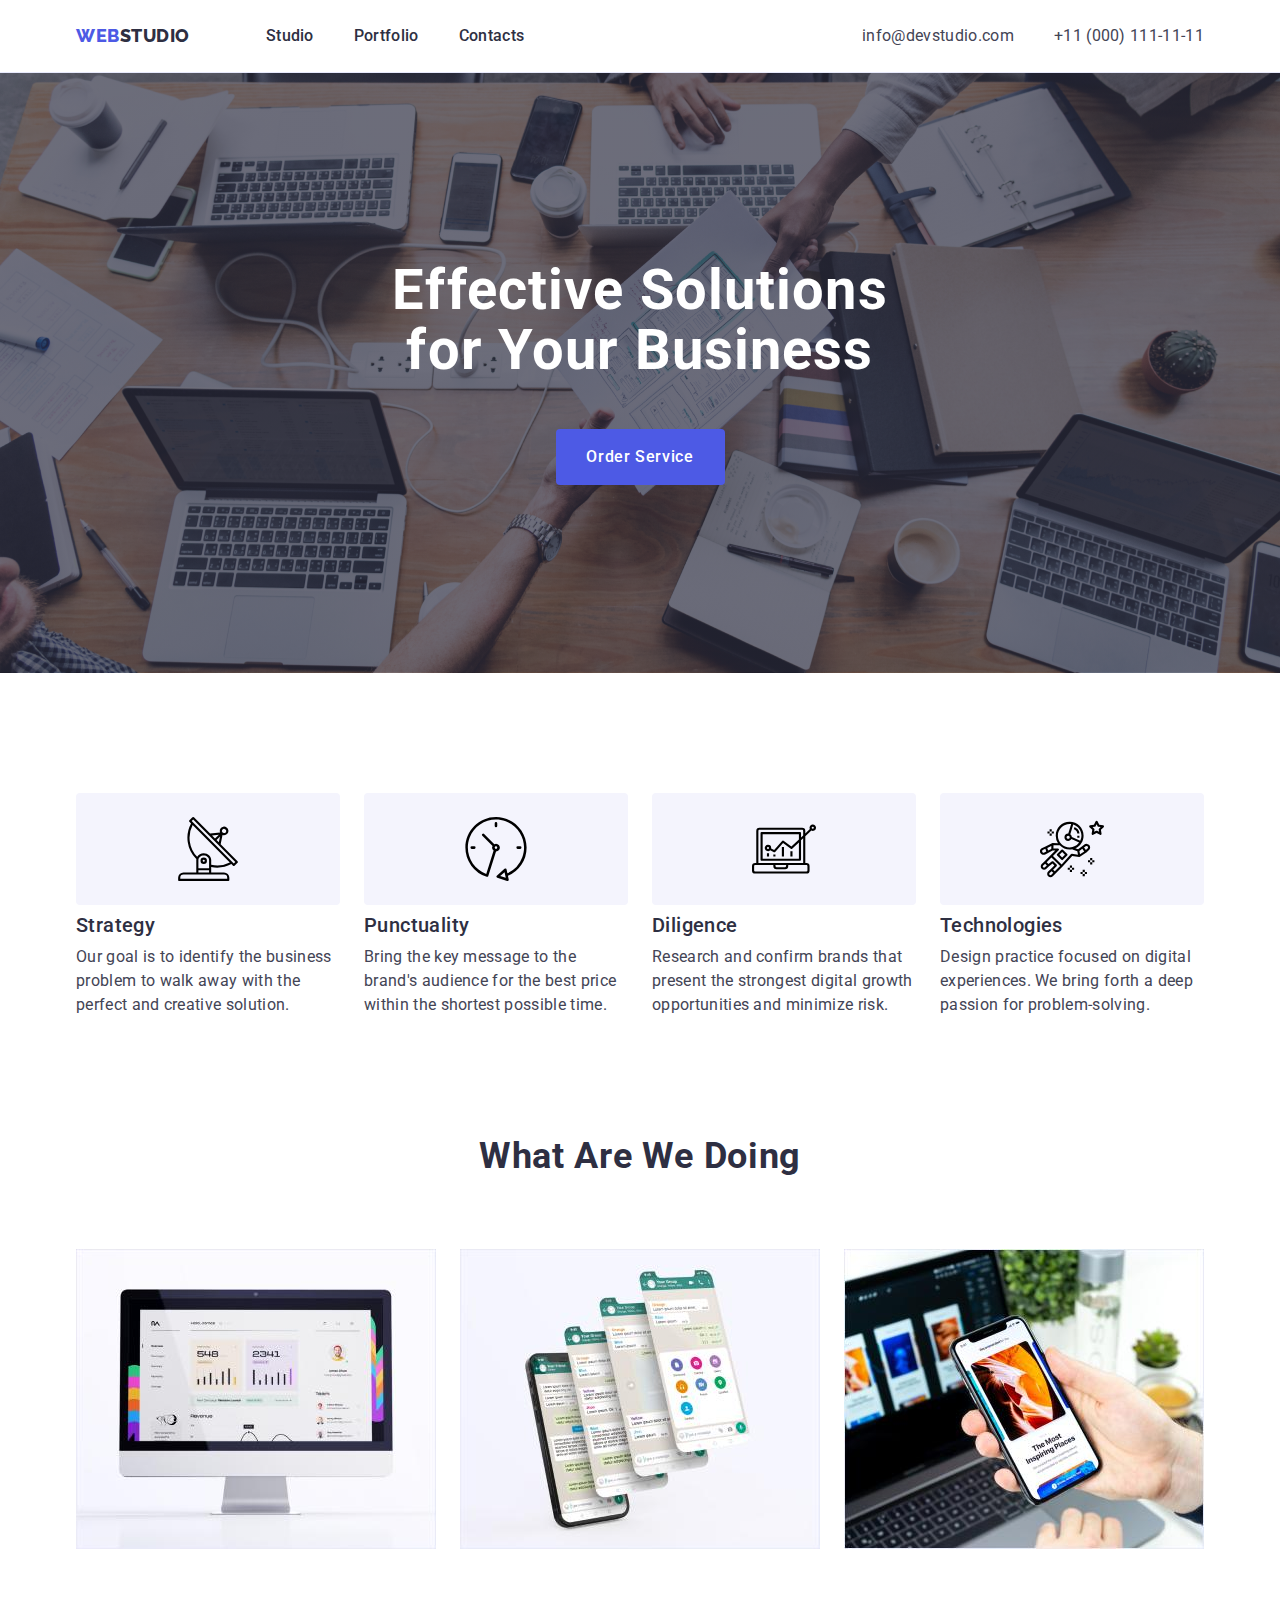
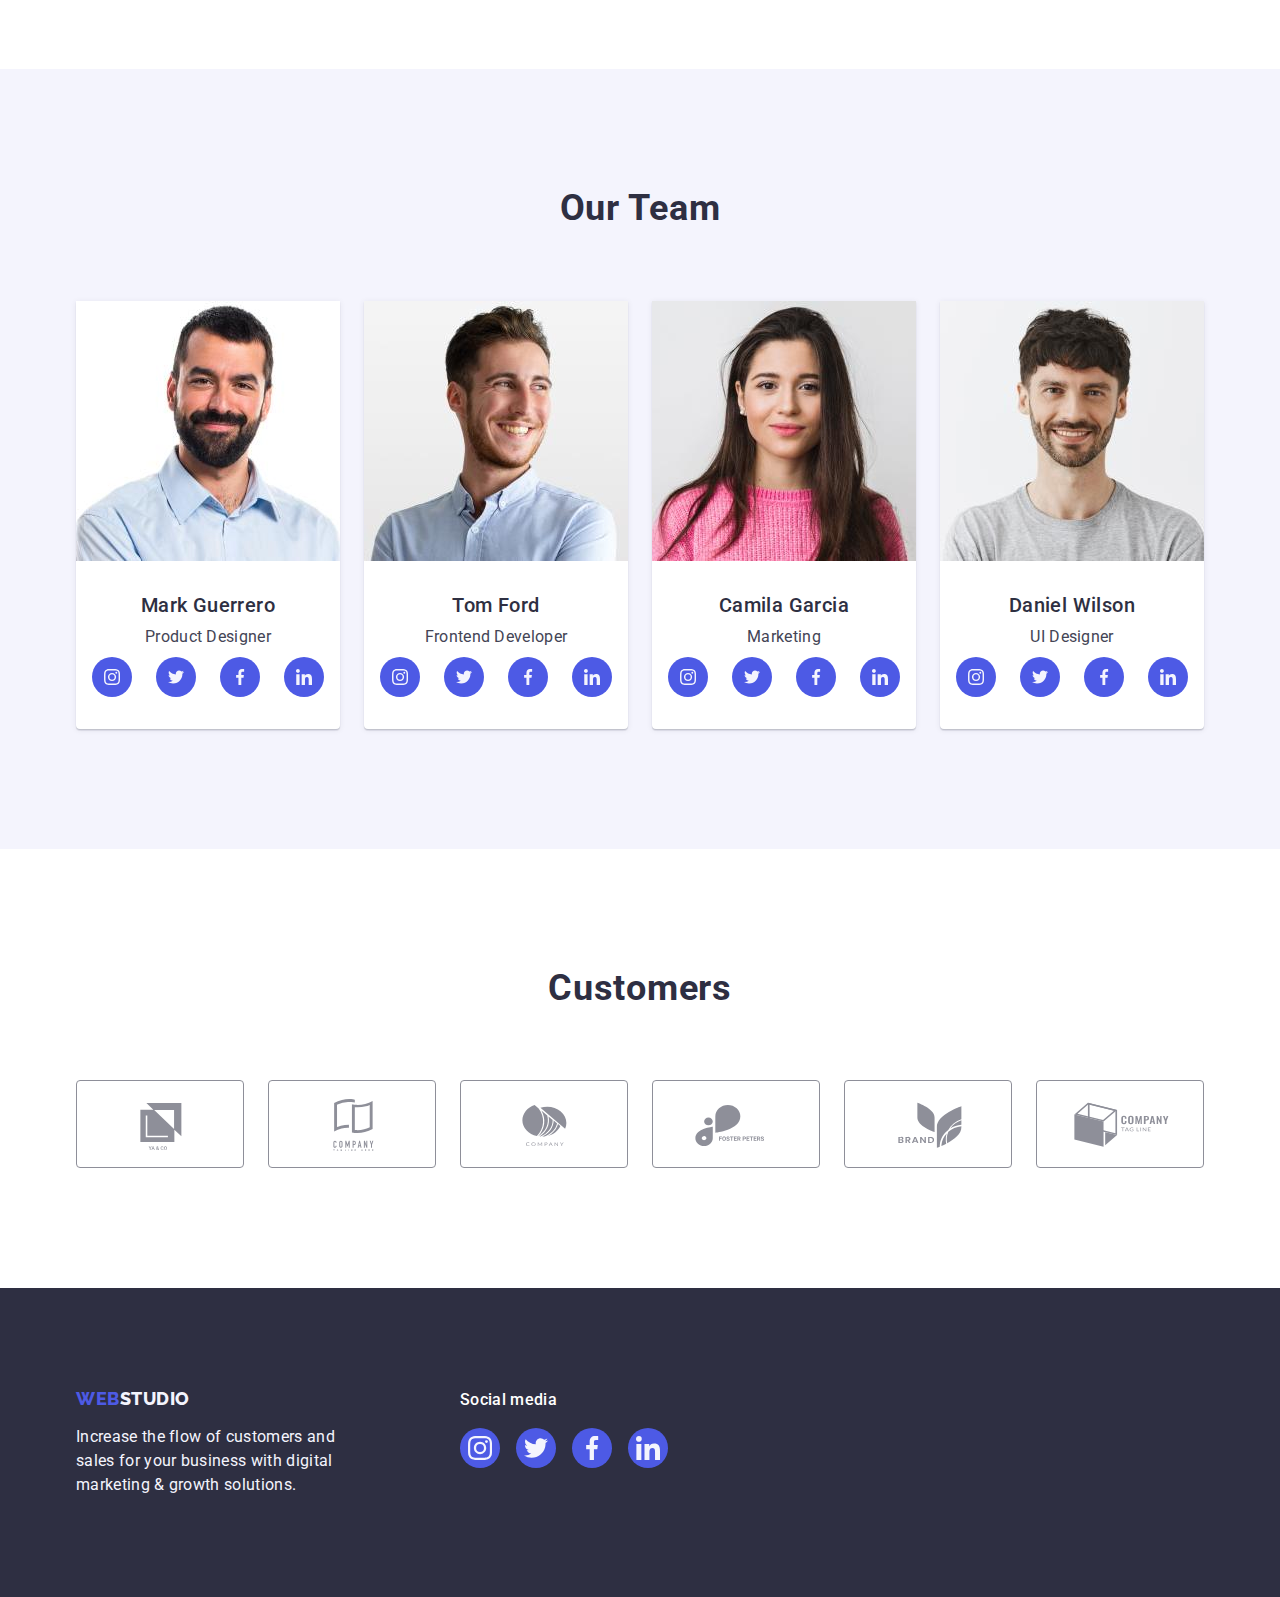
<file: index.html>
<!DOCTYPE html>
<html lang="en">
  <head>
    <meta charset="UTF-8" />
    <meta http-equiv="X-UA-Compatible" content="IE=edge" />
    <meta name="viewport" content="width=device-width, initial-scale=1.0" />
    <title>Main Page</title>
    <link rel="preconnect" href="https://fonts.googleapis.com" />
    <link rel="preconnect" href="https://fonts.gstatic.com" crossorigin />
    <link
      href="https://fonts.googleapis.com/css2?family=Raleway:wght@800&family=Roboto:wght@400;500;700;900&display=swap"
      rel="stylesheet"
    />
    <link
      rel="stylesheet"
      href="https://cdnjs.cloudflare.com/ajax/libs/modern-normalize/1.1.0/modern-normalize.min.css"
    />
    <link rel="stylesheet" href="./css/styles.css" />
  </head>
  <body>
    <header class="page-header">
      <div class="container page-header-container">
        <nav class="nav-header">
          <a class="logo link logo-header" href="./index.html"
            >Web<span class="part-logo">Studio</span></a
          >
          <ul class="menu list">
            <li class="menu-item">
              <a class="menu-link link" href="./index.html">Studio</a>
            </li>
            <li class="menu-item">
              <a class="menu-link link" href="./portfolio.html">Portfolio</a>
            </li>
            <li class="menu-item">
              <a class="menu-link link" href="">Contacts</a>
            </li>
          </ul>
        </nav>
        <address class="contacts">
          <ul class="contact-information list">
            <li class="contact-information-item">
              <a
                class="contact-information-link link"
                href="mailto:info@devstudio.com"
                >info@devstudio.com</a
              >
            </li>
            <li class="contact-information-item">
              <a class="contact-information-link link" href="tel:+110001111111"
                >+11 (000) 111-11-11</a
              >
            </li>
          </ul>
        </address>
      </div>
    </header>
    <main>
      <section class="hero hero-container">
        <div class="container">
          <h1 class="hero-title">Effective Solutions for Your Business</h1>
          <button class="btn-order" type="button">Order Service</button>
        </div>
      </section>
      <section class="feautures section">
        <div class="container">
          <h2 class="feautures-tittle-main visually-hidden">Features</h2>
          <ul class="feautures-list list">
            <li class="feautures-item">
              <div class="feautures-icon-container">
                <svg
                  class="feautures-icon feautures-icon-antenna"
                  aria-label="icon-antenna"
                  width="64"
                  height="64"
                >
                  <use href="./images/icons.svg#icon-antenna"></use>
                </svg>
              </div>
              <h3 class="feautures-tittle">Strategy</h3>
              <p class="feautures-text">
                Our goal is to identify the business problem to walk away with
                the perfect and creative solution.
              </p>
            </li>
            <li class="feautures-item">
              <div class="feautures-icon-container">
                <svg
                  class="feautures-icon feautures-icon-clock"
                  aria-label="icon-astronaut"
                  width="64"
                  height="64"
                >
                  <use href="./images/icons.svg#icon-clock"></use>
                </svg>
              </div>
              <h3 class="feautures-tittle">Punctuality</h3>
              <p class="feautures-text">
                Bring the key message to the brand's audience for the best price
                within the shortest possible time.
              </p>
            </li>
            <li class="feautures-item">
              <div class="feautures-icon-container">
                <svg
                  class="feautures-icon feautures-icon-diagram"
                  aria-label="icon-clock"
                  width="64"
                  height="64"
                >
                  <use href="./images/icons.svg#icon-diagram"></use>
                </svg>
              </div>
              <h3 class="feautures-tittle">Diligence</h3>
              <p class="feautures-text">
                Research and confirm brands that present the strongest digital
                growth opportunities and minimize risk.
              </p>
            </li>
            <li class="feautures-item">
              <div class="feautures-icon-container">
                <svg
                  class="feautures-icon feautures-icon-astronaut"
                  aria-label="icon-diagram"
                  width="64"
                  height="64"
                >
                  <use href="./images/icons.svg#icon-astronaut"></use>
                </svg>
              </div>
              <h3 class="feautures-tittle">Technologies</h3>
              <p class="feautures-text">
                Design practice focused on digital experiences. We bring forth a
                deep passion for problem-solving.
              </p>
            </li>
          </ul>
        </div>
      </section>
      <section class="activity">
        <div class="container">
          <h2 class="activity-tittle">What are we doing</h2>
          <ul class="activity-list list">
            <li class="activity-item">
              <img
                class="activity-img"
                src="./images/img1.jpg"
                alt="Gray monobloc"
                width="360"
              />
            </li>
            <li class="activity-item">
              <img
                class="activity-img"
                src="./images/img2.jpg"
                alt="Phone mockup"
                width="360"
              />
            </li>
            <li class="activity-item">
              <img
                class="activity-img"
                src="./images/img3.jpg"
                alt="Apple phone in hand"
                width="360"
              />
            </li>
          </ul>
        </div>
      </section>
      <section class="team section">
        <div class="container team-container">
          <h2 class="team-tittle">Our Team</h2>
          <ul class="team-list list">
            <li class="team-item">
              <img
                class="team-img"
                src="./images/img4.jpg"
                alt="Mark Guerrero"
                width="264"
              />
              <div class="team-text">
                <h3 class="team-member">Mark Guerrero</h3>
                <p class="team-member-position">Product Designer</p>
                <ul class="social-list list">
                  <li class="social-list-item">
                    <a href="" class="social-link">
                      <svg
                        class="social-icon"
                        aria-label="icon instagram"
                        width="16"
                        height="16"
                      >
                        <use href="./images/icons.svg#icon-instagram"></use>
                      </svg>
                    </a>
                  </li>
                  <li class="social-list-item">
                    <a href="" class="social-link">
                      <svg
                        class="social-icon"
                        aria-label="icon twitter"
                        width="16"
                        height="16"
                      >
                        <use href="./images/icons.svg#icon-twitter"></use>
                      </svg>
                    </a>
                  </li>
                  <li class="social-list-item">
                    <a href="" class="social-link">
                      <svg
                        class="social-icon"
                        aria-label="icon facebook"
                        width="16"
                        height="16"
                      >
                        <use href="./images/icons.svg#icon-facebook"></use>
                      </svg>
                    </a>
                  </li>
                  <li class="social-list-item">
                    <a href="" class="social-link">
                      <svg
                        class="social-icon"
                        aria-label="icon linkedin"
                        width="16"
                        height="16"
                      >
                        <use href="./images/icons.svg#icon-linkedin"></use>
                      </svg>
                    </a>
                  </li>
                </ul>
              </div>
            </li>
            <li class="team-item">
              <img
                class="team-img"
                src="./images/img5.jpg"
                alt="Tom Ford"
                width="264"
              />
              <div class="team-text">
                <h3 class="team-member">Tom Ford</h3>
                <p class="team-member-position">Frontend Developer</p>
                <ul class="social-list list">
                  <li class="social-list-item">
                    <a href="" class="social-link">
                      <svg
                        class="social-icon"
                        aria-label="icon instagram"
                        width="16"
                        height="16"
                      >
                        <use href="./images/icons.svg#icon-instagram"></use>
                      </svg>
                    </a>
                  </li>
                  <li class="social-list-item">
                    <a href="" class="social-link">
                      <svg
                        class="social-icon"
                        aria-label="icon twitter"
                        width="16"
                        height="16"
                      >
                        <use href="./images/icons.svg#icon-twitter"></use>
                      </svg>
                    </a>
                  </li>
                  <li class="social-list-item">
                    <a href="" class="social-link">
                      <svg
                        class="social-icon"
                        aria-label="icon facebook"
                        width="16"
                        height="16"
                      >
                        <use href="./images/icons.svg#icon-facebook"></use>
                      </svg>
                    </a>
                  </li>
                  <li class="social-list-item">
                    <a href="" class="social-link">
                      <svg
                        class="social-icon"
                        aria-label="icon linkedin"
                        width="16"
                        height="16"
                      >
                        <use href="./images/icons.svg#icon-linkedin"></use>
                      </svg>
                    </a>
                  </li>
                </ul>
              </div>
            </li>
                
            <li class="team-item">
              <img
                class="team-img"
                src="./images/img6.jpg"
                alt="Camila Garcia"
                width="264"
              />
              <div class="team-text">
                <h3 class="team-member">Camila Garcia</h3>
                <p class="team-member-position">Marketing</p>
                <ul class="social-list list">
                  <li class="social-list-item">
                    <a href="" class="social-link">
                      <svg
                        class="social-icon"
                        aria-label="icon instagram"
                        width="16"
                        height="16"
                      >
                        <use href="./images/icons.svg#icon-instagram"></use>
                      </svg>
                    </a>
                  </li>
                  <li class="social-list-item">
                    <a href="" class="social-link">
                      <svg
                        class="social-icon"
                        aria-label="icon twitter"
                        width="16"
                        height="16"
                      >
                        <use href="./images/icons.svg#icon-twitter"></use>
                      </svg>
                    </a>
                  </li>
                  <li class="social-list-item">
                    <a href="" class="social-link">
                      <svg
                        class="social-icon"
                        aria-label="icon facebook"
                        width="16"
                        height="16"
                      >
                        <use href="./images/icons.svg#icon-facebook"></use>
                      </svg>
                    </a>
                  </li>
                  <li class="social-list-item">
                    <a href="" class="social-link">
                      <svg
                        class="social-icon"
                        aria-label="icon linkedin"
                        width="16"
                        height="16"
                      >
                        <use href="./images/icons.svg#icon-linkedin"></use>
                      </svg>
                    </a>
                  </li>
                </ul>
              </div>
            </li>
            <li class="team-item">
              <img
                class="team-img"
                src="./images/img7.jpg"
                alt="Daniel Wilson"
                width="264"
              />
              <div class="team-text">
                <h3 class="team-member">Daniel Wilson</h3>
                <p class="team-member-position">UI Designer</p>
                <ul class="social-list list">
                  <li class="social-list-item">
                    <a href="" class="social-link">
                      <svg
                        class="social-icon"
                        aria-label="icon instagram"
                        width="16"
                        height="16"
                      >
                        <use href="./images/icons.svg#icon-instagram"></use>
                      </svg>
                    </a>
                  </li>
                  <li class="social-list-item">
                    <a href="" class="social-link">
                      <svg
                        class="social-icon"
                        aria-label="icon twitter"
                        width="16"
                        height="16"
                      >
                        <use href="./images/icons.svg#icon-twitter"></use>
                      </svg>
                    </a>
                  </li>
                  <li class="social-list-item">
                    <a href="" class="social-link">
                      <svg
                        class="social-icon"
                        aria-label="icon facebook"
                        width="16"
                        height="16"
                      >
                        <use href="./images/icons.svg#icon-facebook"></use>
                      </svg>
                    </a>
                  </li>
                  <li class="social-list-item">
                    <a href="" class="social-link">
                      <svg
                        class="social-icon"
                        aria-label="icon linkedin"
                        width="16"
                        height="16"
                      >
                        <use href="./images/icons.svg#icon-linkedin"></use>
                      </svg>
                    </a>
                  </li>
                </ul>
              </div>
            </li>
          </ul>
        </div>
      </section>
      <section class="customers section">
        <div class="container">
          <h2 class="customers-tittle">Customers</h2>
          <ul class="customers-list list">
            <li class="customers-list-item">
              <a href="" class="customers-link">
                <svg
                  class="customers-icon"
                  aria-label="logo company 1"
                  width="104"
                  height="56"
                >
                  <use href="./images/icons.svg#icon-logo1"></use>
                </svg>
              </a>
            </li>
            <li class="customers-list-item">
              <a href="" class="customers-link">
                <svg
                  class="customers-icon"
                  aria-label="logo company 2"
                  width="104"
                  height="56"
                >
                  <use href="./images/icons.svg#icon-logo2"></use>
                </svg>
              </a>
            </li>
            <li class="customers-list-item">
              <a href="" class="customers-link">
                <svg
                  class="customers-icon"
                  aria-label="logo company 3"
                  width="104"
                  height="56"
                >
                  <use href="./images/icons.svg#icon-logo3"></use>
                </svg>
              </a>
            </li>
            <li class="customers-list-item">
              <a href="" class="customers-link">
                <svg
                  class="customers-icon"
                  aria-label="logo company 4"
                  width="104"
                  height="56"
                >
                  <use href="./images/icons.svg#icon-logo4"></use>
                </svg>
              </a>
            </li>
            <li class="customers-list-item">
              <a href="" class="customers-link">
                <svg
                  class="customers-icon"
                  aria-label="logo company 5"
                  width="104"
                  height="56"
                >
                  <use href="./images/icons.svg#icon-logo5"></use>
                </svg>
              </a>
            </li>
            <li class="customers-list-item">
              <a href="" class="customers-link">
                <svg
                  class="customers-icon"
                  aria-label="logo company 6"
                  width="104"
                  height="56"
                >
                  <use href="./images/icons.svg#icon-logo6"></use>
                </svg>
              </a>
            </li>
          </ul>
        </div>
      </section>
    </main>
    <footer class="footer">
      <div class="container container-footer-text">
        <div class="footer-text-first">
          <a class="footer-logo link full-logo" href="./index.html"
            >Web<span class="footer-part-logo">Studio</span></a
          >
          <p class="footer-text">
            Increase the flow of customers and sales for your business with
            digital marketing & growth solutions.
          </p>
        </div>
        <div class="social-media">
          <p class="social-media-tiitle">Social media</p>
          <ul class="soc-media-list list">
            <li class="soc-media-item">
              <a href="" class="soc-media-link">
                <svg
                  class="soc-media-icon"
                  aria-label="icon instagram"
                  width="24"
                  height="24"
                >
                  <use href="./images/icons.svg#icon-instagram"></use>
                </svg>
              </a>
            </li>
            <li class="soc-media-item">
              <a href="" class="soc-media-link">
                <svg
                  class="soc-media-icon"
                  aria-label="icon twitter"
                  width="24"
                  height="24"
                >
                  <use href="./images/icons.svg#icon-twitter"></use>
                </svg>
              </a>
            </li>
            <li class="soc-media-item">
              <a href="" class="soc-media-link">
                <svg
                  class="soc-media-icon"
                  aria-label="icon facebook"
                  width="24"
                  height="24"
                >
                  <use href="./images/icons.svg#icon-facebook"></use>
                </svg>
              </a>
            </li>
            <li class="soc-media-item">
              <a href="" class="soc-media-link">
                <svg
                  class="soc-media-icon"
                  aria-label="icon linkedin"
                  width="24"
                  height="24"
                >
                  <use href="./images/icons.svg#icon-linkedin"></use>
                </svg>
              </a>
            </li>
          </ul>
        </div>
      </div>
    </footer>
  </body>
</html>
</file>
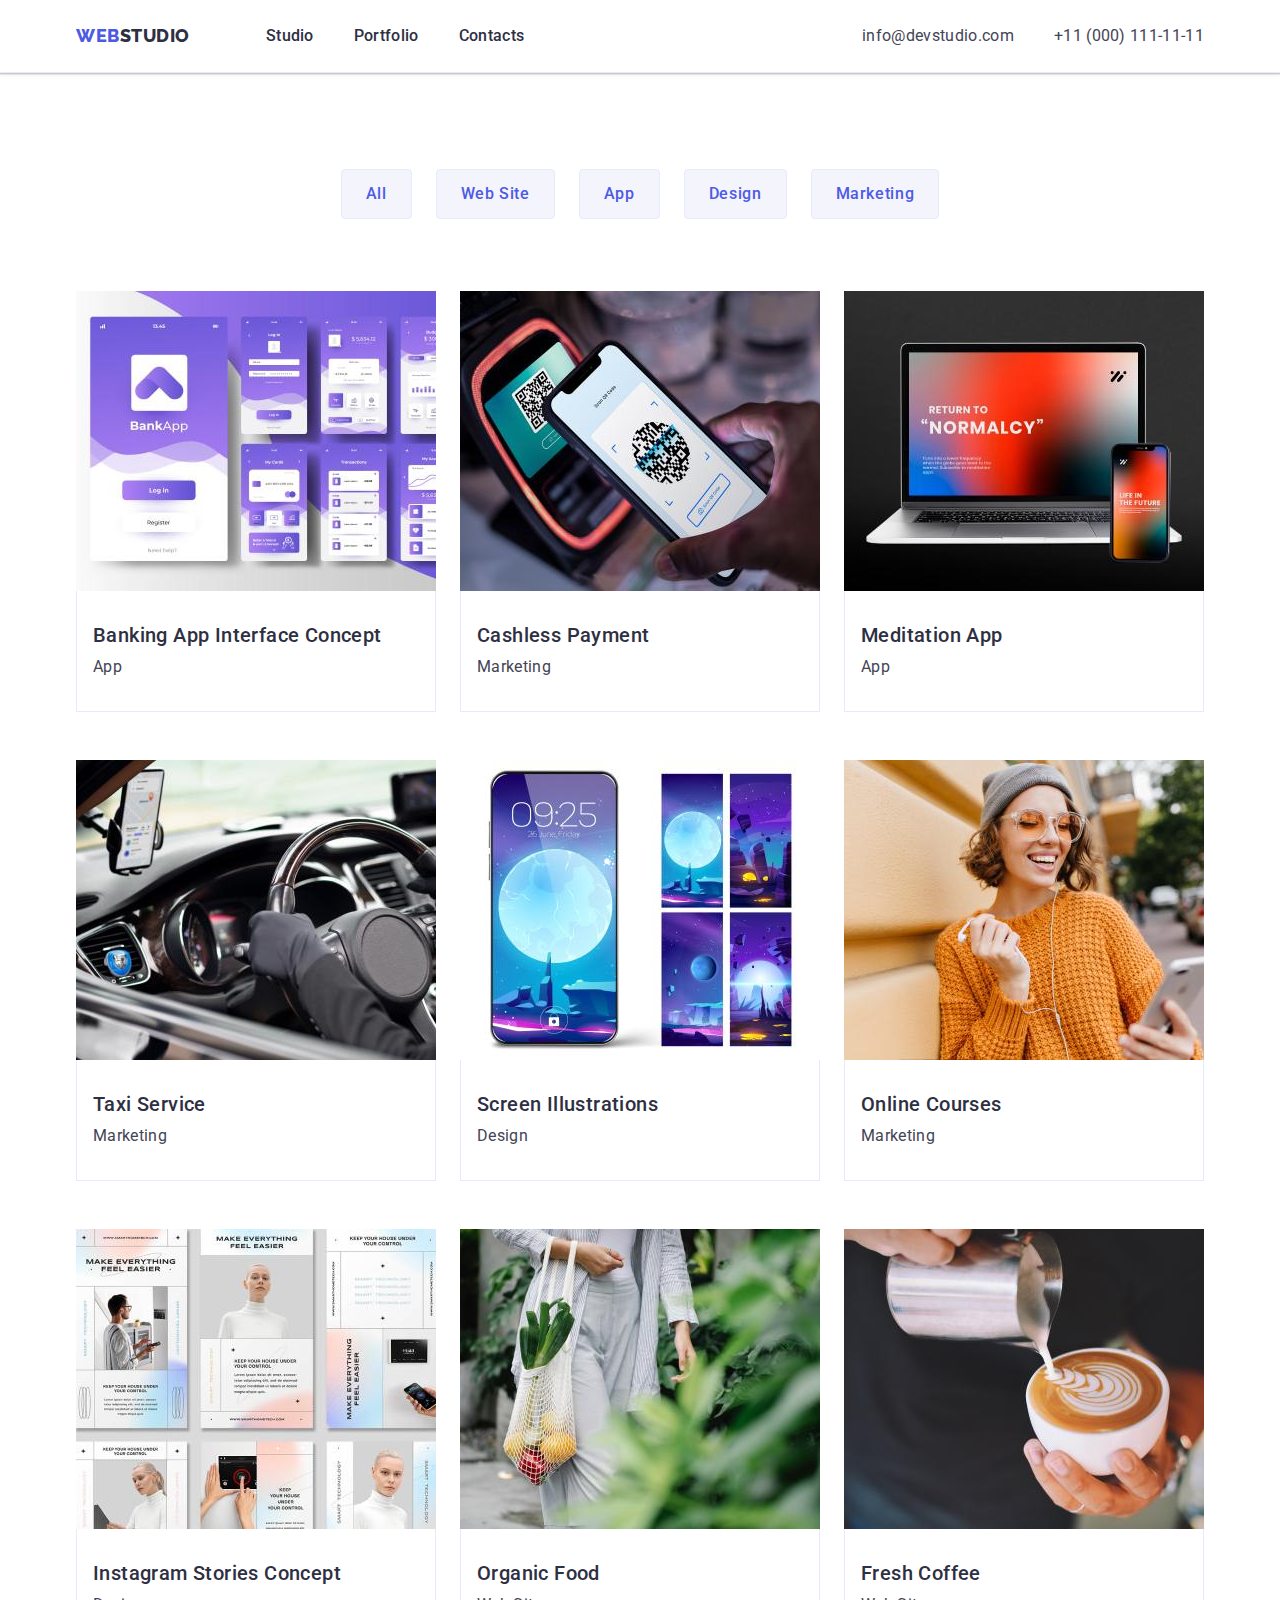
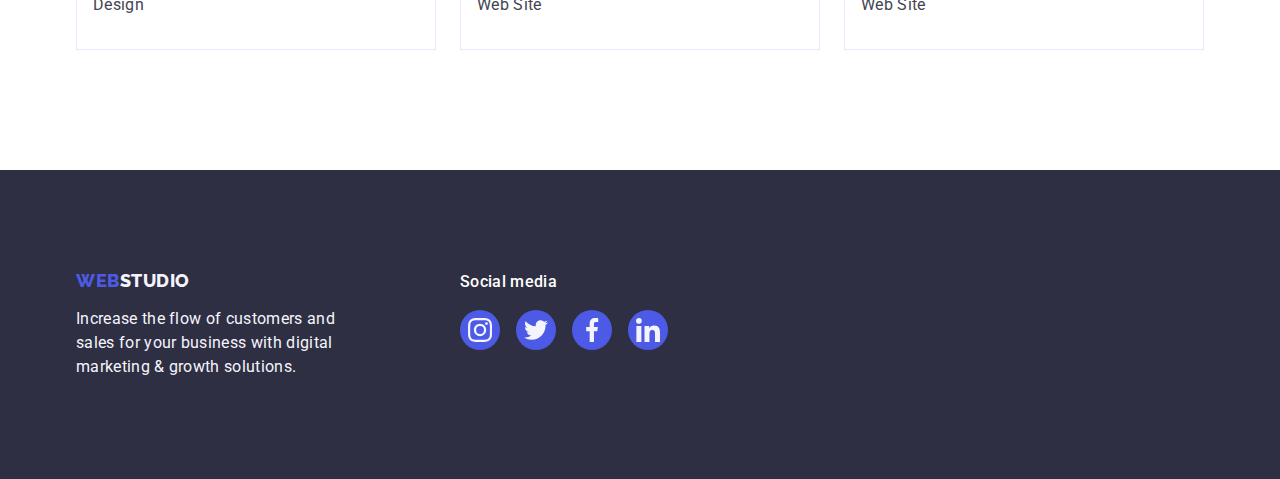
<file: portfolio.html>
<!DOCTYPE html>
<html lang="en">
  <head>
    <meta charset="UTF-8" />
    <meta http-equiv="X-UA-Compatible" content="IE=edge" />
    <meta name="viewport" content="width=device-width, initial-scale=1.0" />
    <title>Portfolio</title>
    <link rel="preconnect" href="https://fonts.googleapis.com" />
    <link rel="preconnect" href="https://fonts.gstatic.com" crossorigin />
    <link
      href="https://fonts.googleapis.com/css2?family=Raleway:wght@800&family=Roboto:wght@400;500;700;900&display=swap"
      rel="stylesheet"
    />
    <link
      rel="stylesheet"
      href="https://cdnjs.cloudflare.com/ajax/libs/modern-normalize/1.1.0/modern-normalize.min.css"
    />
    <link rel="stylesheet" href="./css/styles.css" />
  </head>
  <body>
    <header class="page-header header-portfolio">
      <div class="container page-header-container">
        <nav class="nav-header">
          <a class="logo link logo-header" href="./index.html"
            >Web<span class="part-logo">Studio</span></a
          >
          <ul class="menu list">
            <li class="menu-item">
              <a class="menu-link link" href="./index.html">Studio</a>
            </li>
            <li class="menu-item">
              <a class="menu-link link" href="./portfolio.html">Portfolio</a>
            </li>
            <li class="menu-item">
              <a class="menu-link link" href="">Contacts</a>
            </li>
          </ul>
        </nav>
        <address class="contacts">
          <ul class="contact-information list">
            <li class="contact-information-item">
              <a
                class="contact-information-link link"
                href="mailto:info@devstudio.com"
                >info@devstudio.com</a
              >
            </li>
            <li class="contact-information-item">
              <a class="contact-information-link link" href="tel:+110001111111"
                >+11 (000) 111-11-11</a
              >
            </li>
          </ul>
        </address>
      </div>
    </header>

    <main>
      <section class="projects">
        <div class="container">
          <h1 class="visually-hidden">List of projects</h1>
          <ul class="list projects-list-btn">
            <li class="list-item">
              <button type="button" class="btn-filter">All</button>
            </li>
            <li class="list-item">
              <button type="button" class="btn-filter">Web Site</button>
            </li>
            <li class="list-item">
              <button type="button" class="btn-filter">App</button>
            </li>
            <li class="list-item">
              <button type="button" class="btn-filter">Design</button>
            </li>
            <li class="list-item">
              <button type="button" class="btn-filter">Marketing</button>
            </li>
          </ul>

          <ul class="projects-list list">
            <li class="projects-item">
              <a class="projects-link link" href="">
                <img
                  class="projects-img"
                  src="./images/img8.jpg"
                  alt="Internet banking
              application"
                  width="360"
                />
                <div class="projects-text">
                  <h2 class="projects-tittle">Banking App Interface Concept</h2>
                  <p class="projects-filter">App</p>
                </div></a
              >
            </li>

            <li class="projects-item">
              <a class="projects-link link" href="">
                <img
                  class="projects-img"
                  src="./images/img9.jpg"
                  alt="Payment system"
                  width="360"
                />
                <div class="projects-text">
                  <h2 class="projects-tittle">Cashless Payment</h2>
                  <p class="projects-filter">Marketing</p>
                </div>
              </a>
            </li>

            <li class="projects-item">
              <a class="projects-link link" href="">
                <img
                  class="projects-img"
                  src="./images/img10.jpg"
                  alt="Laptop and smartphone
              with meditation app open"
                  width="360"
                />
                <div class="projects-text">
                  <h2 class="projects-tittle">Meditation App</h2>
                  <p class="projects-filter">App</p>
                </div>
              </a>
            </li>

            <li class="projects-item">
              <a class="projects-link link" href="">
                <img
                  class="projects-img"
                  src="./images/img11.jpg"
                  alt="Interior of a car with
              a driver"
                  width="360"
                />
                <div class="projects-text">
                  <h2 class="projects-tittle">Taxi Service</h2>
                  <p class="projects-filter">Marketing</p>
                </div>
              </a>
            </li>

            <li class="projects-item">
              <a class="projects-link link" href="">
                <img
                  class="projects-img"
                  src="./images/img12.jpg"
                  alt="Smartphone with home
              screen wallpaper"
                  width="360"
                />
                <div class="projects-text">
                  <h2 class="projects-tittle">Screen Illustrations</h2>
                  <p class="projects-filter">Design</p>
                </div>
              </a>
            </li>

            <li class="projects-item">
              <a class="projects-link link" href="">
                <img
                  class="projects-img"
                  src="./images/img13.jpg"
                  alt="A girl in headphones
              and with a smartphone in her hands"
                  width="360"
                />
                <div class="projects-text">
                  <h2 class="projects-tittle">Online Courses</h2>
                  <p class="projects-filter">Marketing</p>
                </div>
              </a>
            </li>

            <li class="projects-item">
              <a class="projects-link link" href="">
                <img
                  class="projects-img"
                  src="./images/img14.jpg"
                  alt="Layouts for Instagram
              stories"
                  width="360"
                />
                <div class="projects-text">
                  <h2 class="projects-tittle">Instagram Stories Concept</h2>
                  <p class="projects-filter">Design</p>
                </div>
              </a>
            </li>

            <li class="projects-item">
              <a class="projects-link link" href="">
                <img
                  class="projects-img"
                  src="./images/img15.jpg"
                  alt="The girl is holding a
              net with fruits"
                  width="360"
                />
                <div class="projects-text">
                  <h2 class="projects-tittle">Organic Food</h2>
                  <p class="projects-filter">Web Site</p>
                </div>
              </a>
            </li>

            <li class="projects-item">
              <a class="projects-link link" href="">
                <img
                  class="projects-img"
                  src="./images/img16.jpg"
                  alt="A mug of coffee in the
              barista's hand"
                  width="360"
                />
                <div class="projects-text">
                  <h2 class="projects-tittle">Fresh Coffee</h2>
                  <p class="projects-filter">Web Site</p>
                </div>
              </a>
            </li>
          </ul>
        </div>
      </section>
    </main>
    <footer class="footer">
      <div class="container container-footer-text">
        <div class="footer-text-first">
          <a class="footer-logo link full-logo" href="./index.html"
            >Web<span class="footer-part-logo">Studio</span></a
          >
          <p class="footer-text">
            Increase the flow of customers and sales for your business with
            digital marketing & growth solutions.
          </p>
        </div>
        <div class="social-media">
          <p class="social-media-tiitle">Social media</p>
          <ul class="soc-media-list list">
            <li class="soc-media-item">
              <a href="" class="soc-media-link">
                <svg
                  class="soc-media-icon"
                  aria-label="icon instagram"
                  width="24"
                  height="24"
                >
                  <use href="./images/icons.svg#icon-instagram"></use>
                </svg>
              </a>
            </li>
            <li class="soc-media-item">
              <a href="" class="soc-media-link">
                <svg
                  class="soc-media-icon"
                  aria-label="icon twitter"
                  width="24"
                  height="24"
                >
                  <use href="./images/icons.svg#icon-twitter"></use>
                </svg>
              </a>
            </li>
            <li class="soc-media-item">
              <a href="" class="soc-media-link">
                <svg
                  class="soc-media-icon"
                  aria-label="icon facebook"
                  width="24"
                  height="24"
                >
                  <use href="./images/icons.svg#icon-facebook"></use>
                </svg>
              </a>
            </li>
            <li class="soc-media-item">
              <a href="" class="soc-media-link">
                <svg
                  class="soc-media-icon"
                  aria-label="icon linkedin"
                  width="24"
                  height="24"
                >
                  <use href="./images/icons.svg#icon-linkedin"></use>
                </svg>
              </a>
            </li>
          </ul>
        </div>
      </div>
    </footer>
  </body>
</html>
</file>
<file: css/styles.css>
:root {
  --main-font-family: 'Roboto', sans-serif;
  --secondary-font-family: 'Raleway', sans-serif;
  --primary-text-color: #434455;
  --secondary-text-color: #2e2f42;
  --accent-color: #4d5ae5;
  --hover-focus-color: #404bbf;
  --text-color-theme-dark: #f4f4fd;
  --text-color-theme-dark-secondary: #fff;
  --background-color-light: #f4f4fd;
  --background-color-dark: #2e2f42;
  --border-btn: #e7e9fc;
  --color-icon-customers-border: #8e8f99;
}

.list {
  list-style: none;
}

.link {
  text-decoration: none;
}

button {
  cursor: pointer;
}

body {
  font-family: var(--main-font-family);
  color: var(--primary-text-color);
  background-color: #ffffff;
}

h1,
h2,
h3,
h4,
p {
  margin-top: 0;
  margin-bottom: 0;
}

ul,
ol {
  margin-top: 0;
  margin-bottom: 0;
  padding-left: 0;
}

img {
  display: block;
}

.container {
  width: 1158px;
  padding: 0 15px;
  margin-left: auto;
  margin-right: auto;
}
.section {
  padding-top: 120px;
  padding-bottom: 120px;
}

/* Header */
.logo,
.part-logo {
  font-family: var(--secondary-font-family);
  color: var(--accent-color);
  font-weight: 800;
  font-size: 18px;
  line-height: 1.17;
  letter-spacing: 0.03em;
  text-transform: uppercase;
}
.part-logo {
  color: var(--secondary-text-color);
}
.logo-header {
  margin-right: 76px;
}

.page-header {
  border-bottom: 1px solid #e7e9fc;
  box-shadow: 0px 2px 1px rgba(46, 47, 66, 0.08),
    0px 1px 1px rgba(46, 47, 66, 0.16), 0px 1px 6px rgba(46, 47, 66, 0.08);
}

.page-header-container {
  display: flex;
  align-items: center;
}
.nav-header {
  display: flex;
  align-items: center;
}
.menu {
  display: flex;
  gap: 40px;
}
.contact-information {
  display: flex;
  gap: 40px;
}
.menu-link {
  display: block;
  padding-top: 24px;
  padding-bottom: 24px;

  font-weight: 500;
  font-size: 16px;
  line-height: 1.5;
  letter-spacing: 0.02em;
  color: var(--secondary-text-color);
}
.menu-link:hover,
.menu-link:focus {
  color: var(--hover-focus-color);
}
.contacts {
  font-style: normal;
  margin-left: auto;
}
.contact-information-link:hover,
.contact-information-link:focus {
  color: var(--hover-focus-color);
}
.contact-information-link {
  display: block;
  padding-top: 24px;
  padding-bottom: 24px;

  font-size: 16px;
  line-height: 1.5;
  letter-spacing: 0.02em;
  color: var(--primary-text-color);
}

/* Hero section */
.hero-title {
  max-width: 496px;
  font-weight: 700;
  font-size: 56px;
  line-height: 1.07;
  text-align: center;
  letter-spacing: 0.02em;
  color: var(--text-color-theme-dark-secondary);
  margin-right: auto;
  margin-left: auto;
}
.hero {
  background-color: var(--background-color-dark);
  background-image: linear-gradient(
      rgba(46, 47, 66, 0.7),
      rgba(46, 47, 66, 0.7)
    ),
    url(../images/bg.jpg);
  background-size: cover;
  background-repeat: no-repeat;
  background-position: center;
  max-width: 1440px;
}
.hero-container {
  padding: 188px 0;
  margin-right: auto;
  margin-left: auto;
}
.btn-order {
  display: block;
  margin-left: auto;
  margin-right: auto;
  margin-top: 48px;
  padding: 15px 30px;
  min-width: 169px;
  border: none;
  border-radius: 4px;
  height: 56px;

  font-weight: 500;
  font-size: 16px;
  line-height: 1.5;
  letter-spacing: 0.04em;
  color: var(--text-color-theme-dark-secondary);
  background: var(--accent-color);
}
.btn-order:hover,
.btn-order:focus {
  background-color: var(--hover-focus-color);
}
.visually-hidden {
  position: absolute;
  width: 1px;
  height: 1px;
  margin: -1px;
  border: 0;
  padding: 0;

  white-space: nowrap;
  clip-path: inset(100%);
  clip: rect(0 0 0 0);
  overflow: hidden;
}

/* Feautures section */
.feautures-list {
  display: flex;
  gap: 24px;
}
.feautures-item {
  flex-basis: calc((100% - 72px) / 4);
}
.feautures-icon-container {
  background-color: var(--background-color-light);
  justify-content: center;
  align-items: center;
  height: 112px;
  display: flex;
  margin-bottom: 8px;
  border-radius: 4px;
}
.feautures-icon {
  justify-content: center;
}
.feautures-tittle {
  margin-bottom: 8px;

  font-weight: 500;
  font-size: 20px;
  line-height: 1.2;
  letter-spacing: 0.02em;
  color: var(--secondary-text-color);
}
.feautures-text {
  font-size: 16px;
  line-height: 1.5;
  letter-spacing: 0.02em;
}
/* Activity */
.activity {
  padding-bottom: 120px;
}

.activity-tittle,
.team-tittle,
.customers-tittle {
  font-weight: 700;
  font-size: 36px;
  line-height: 1.11;
  text-align: center;
  letter-spacing: 0.02em;
  text-transform: capitalize;
  color: var(--secondary-text-color);
  margin-bottom: 72px;
}
.activity-list {
  display: flex;
  gap: 24px;
}
/* Our Team */

.team-member {
  font-weight: 500;
  font-size: 20px;
  line-height: 1.2;
  letter-spacing: 0.02em;
  color: var(--secondary-text-color);

  margin-bottom: 8px;
}
.team-member-position {
  font-size: 16px;
  line-height: 1.5;
  letter-spacing: 0.02em;
  margin-bottom: 8px;
}
.team {
  background-color: var(--background-color-light);
}
.team-item {
  border-radius: 0px 0px 4px 4px;
  box-shadow: 0px 1px 6px rgba(46, 47, 66, 0.08),
    0px 1px 1px rgba(46, 47, 66, 0.16), 0px 2px 1px rgba(46, 47, 66, 0.08);
  background-color: #ffffff;
}

.team-list {
  display: flex;
  gap: 24px;
}
.team-text {
  padding: 32px 0;
  text-align: center;
}
.social-list {
  display: flex;
  justify-content: center;
  gap: 24px;
}
.social-link {
  display: flex;
  justify-content: center;
  align-items: center;
  width: 40px;
  height: 40px;
  border-radius: 50%;
  background-color: var(--accent-color);
}
.social-link:hover,
.social-link:focus {
  background-color: var(--hover-focus-color);
}
.social-icon {
  fill: var(--text-color-theme-dark);
}
/* Customers */
.customers-tittle {
  line-height: 1.1;
}
.customers-list {
  display: flex;
  justify-content: center;
  align-items: center;
  gap: 24px;
}
.customers-link {
  display: flex;
  justify-content: center;
  align-items: center;
  width: 168px;
  height: 88px;
  border: 1px solid #8e8f99;
  border-radius: 4px;
  color: var(--color-icon-customers-border);
}
.customers-icon {
  fill: currentColor;
}
.customers-link:hover,
.customers-link:focus {
  border-color: var(--hover-focus-color);
  color: var(--hover-focus-color);
}

/* Footer */
.footer {
  background-color: var(--background-color-dark);
  padding-top: 100px;
  padding-bottom: 100px;
}

.footer-text {
  width: 264px;
  min-height: 72px;

  font-size: 16px;
  line-height: 1.5;
  letter-spacing: 0.02em;
  color: var(--text-color-theme-dark);
}
.footer-logo,
.footer-part-logo {
  font-family: var(--secondary-font-family);
  color: var(--accent-color);
  font-weight: 800;
  font-size: 18px;
  line-height: 1.17;
  letter-spacing: 0.03em;
  text-transform: uppercase;
}
.footer-part-logo {
  color: var(--text-color-theme-dark);
}
.full-logo {
  display: inline-block;
  margin-bottom: 16px;
}
/* Social media*/

.soc-media-list {
  display: flex;
  justify-content: center;
  gap: 16px;
}
.soc-media-link {
  display: flex;
  justify-content: center;
  align-items: center;
  width: 40px;
  height: 40px;
  border-radius: 50%;
  background-color: var(--accent-color);
}
.soc-media-link:hover,
.soc-media-link:focus {
  background-color: #31d0aa;
}
.container-footer-text {
  display: flex;
  align-items: baseline;
}
.footer-text-first {
  margin-right: 120px;
}
.social-media-tiitle {
    margin-bottom: 16px;

  font-weight: 500;
  font-size: 16px;
  line-height: 1.5;
  letter-spacing: 0.02em;
  color: var(--text-color-theme-dark-secondary);
}
.soc-media-icon {
  fill: var(--text-color-theme-dark);
}

/* Portfolio */

.btn-filter {
  border-radius: 4px;
  padding: 12px 24px;
  border: 1px solid var(--border-btn);

  font-weight: 500;
  font-size: 16px;
  line-height: 1.5;
  align-items: center;
  text-align: center;
  letter-spacing: 0.04em;
  color: var(--accent-color);
  background-color: var(--background-color-light);
}
.btn-filter:hover,
.btn-filter:focus {
  border: 1px solid transparent;
  box-shadow: 0px 3px 1px rgba(0, 0, 0, 0.1), 0px 2px 1px rgba(0, 0, 0, 0.08),
    0px 2px 2px rgba(0, 0, 0, 0.12);
}
.btn-filter:active {
  background-color: var(--hover-focus-color);
  color: var(--text-color-theme-dark-secondary);
}
/* Projects */
.projects {
  padding: 96px 0 120px;
}

.projects-list-btn {
  display: flex;
  gap: 24px;
  justify-content: center;
  margin-bottom: 72px;
}
.projects-list {
  display: flex;
  flex-wrap: wrap;
  column-gap: 24px;
  row-gap: 48px;
}
.projects-tittle {
  font-weight: 500;
  font-size: 20px;
  line-height: 1.2;
  letter-spacing: 0.02em;
  color: var(--secondary-text-color);

  margin-bottom: 8px;
}
.projects-filter {
  font-size: 16px;
  line-height: 1.5;
  letter-spacing: 0.02em;
  color: var(--primary-text-color);
}
.projects-item {
  width: calc((100% - 48px) / 3);
  background-color: #ffffff;
}
.projects-text {
  padding: 32px 16px;
  border: 1px solid #e7e9fc;
  border-top: none;
}
.projects-link {
  display: block;
}
.projects-link:hover,
.projects-link:focus {
  box-shadow: 0px 1px 6px rgba(46, 47, 66, 0.08),
    0px 1px 1px rgba(46, 47, 66, 0.16), 0px 2px 1px rgba(46, 47, 66, 0.08);
}
</file>
